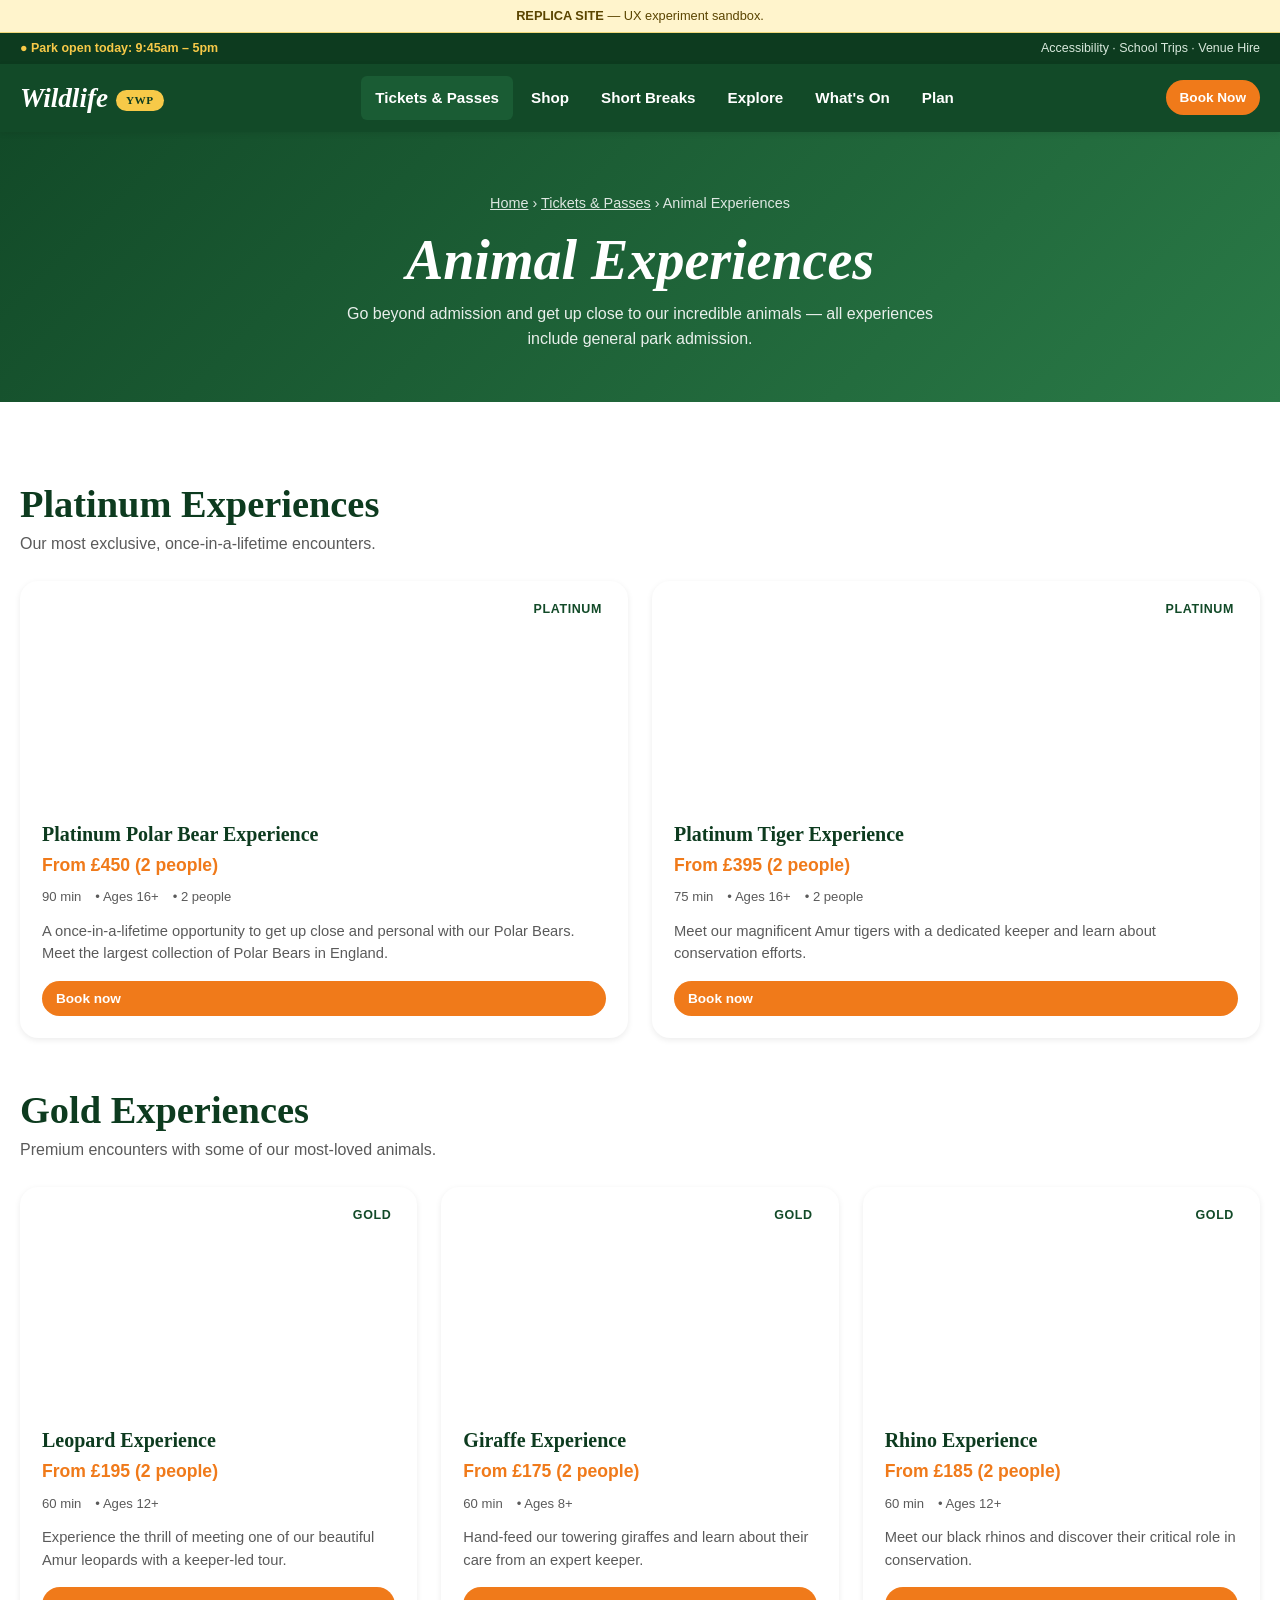
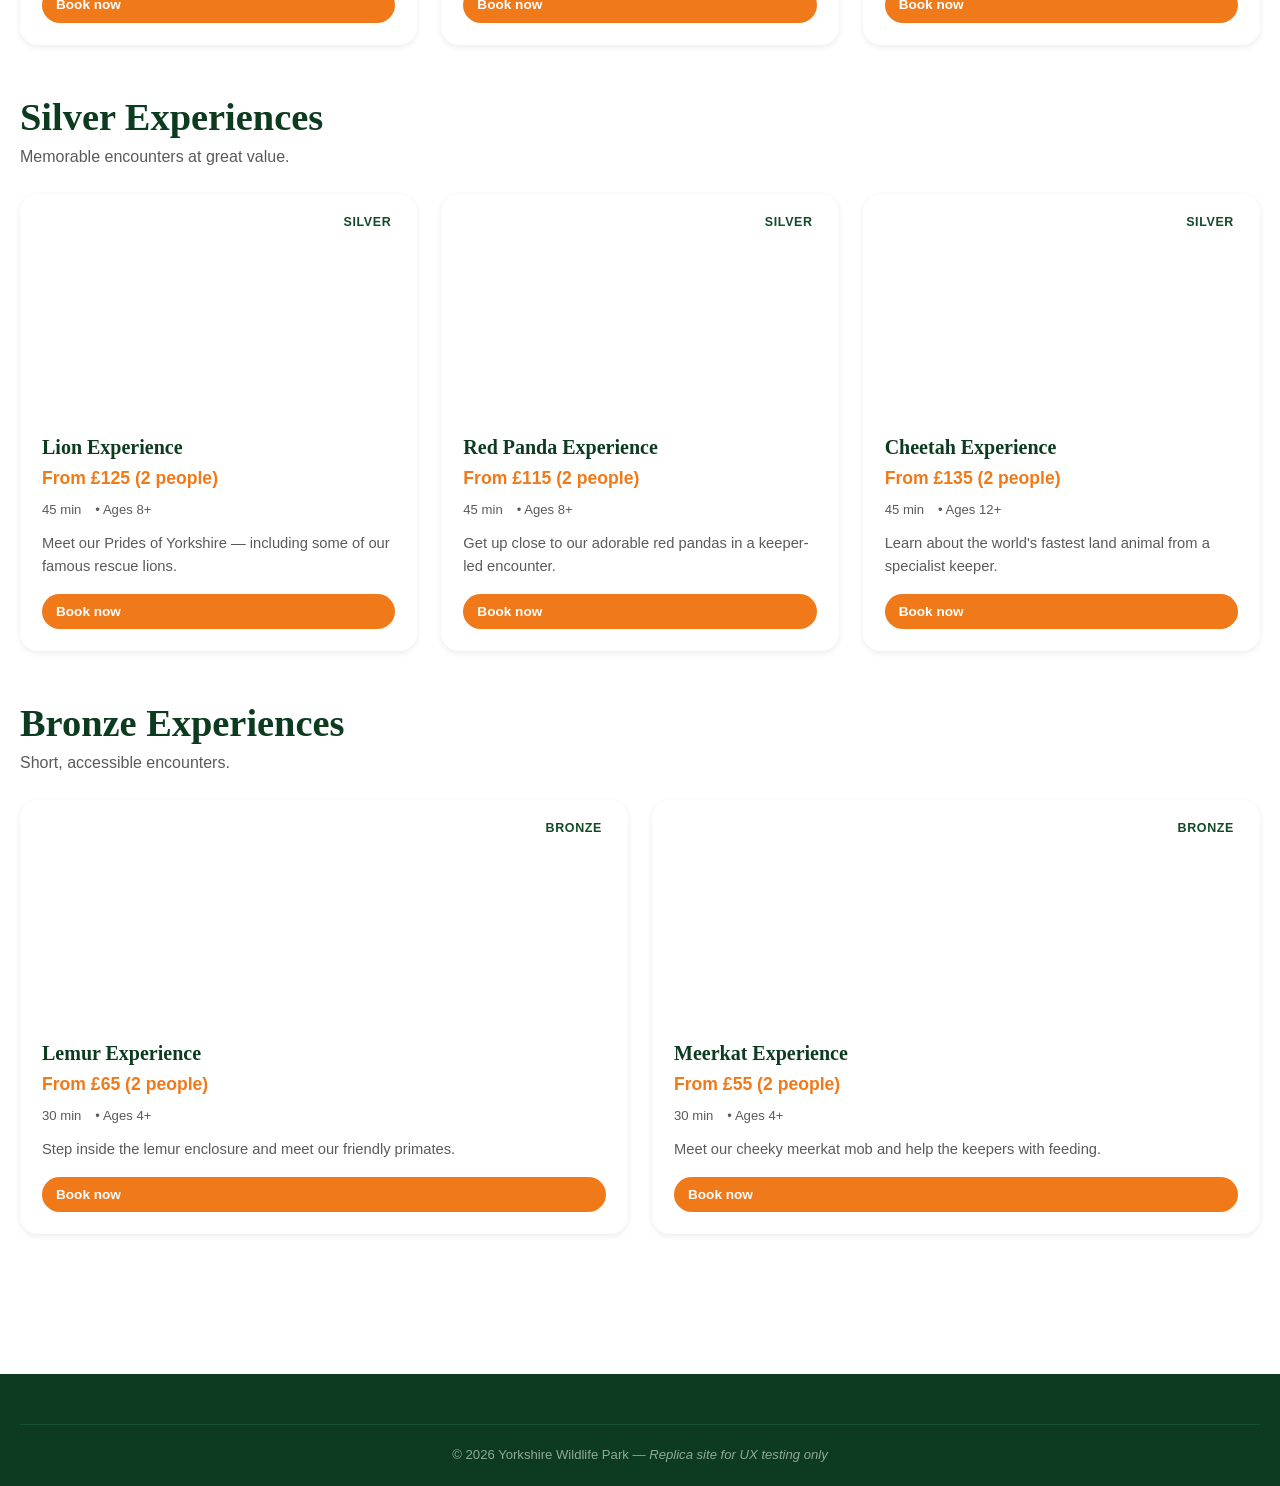
<file: experiences.html>
<!doctype html>
<html lang="en">
<head>
<meta charset="utf-8">
<meta name="viewport" content="width=device-width,initial-scale=1">
<title>Animal Experiences — YWP Replica</title>
<link rel="stylesheet" href="css/styles.css">
</head>
<body>

<div class="replica-banner"><strong>REPLICA SITE</strong> — UX experiment sandbox.</div>

<div class="top-strip">
  <div class="container">
    <span class="open-now">● Park open today: 9:45am – 5pm</span>
    <span><a href="#">Accessibility</a> · <a href="#">School Trips</a> · <a href="#">Venue Hire</a></span>
  </div>
</div>

<header class="site-header">
  <div class="container">
    <a href="index.html" class="logo">Wildlife<span class="logo-badge">YWP</span></a>
    <nav class="main-nav">
      <a href="tickets.html" class="active">Tickets &amp; Passes</a>
      <a href="#">Shop</a>
      <a href="short-breaks.html">Short Breaks</a>
      <a href="explore.html">Explore</a>
      <a href="#">What's On</a>
      <a href="plan.html">Plan</a>
    </nav>
    <a href="booking.html" class="btn btn-primary btn-sm">Book Now</a>
    <button class="mobile-toggle" aria-label="Menu">☰</button>
  </div>
</header>

<div class="page-header">
  <div class="container">
    <div class="crumb"><a href="index.html">Home</a> › <a href="tickets.html">Tickets &amp; Passes</a> › Animal Experiences</div>
    <h1>Animal Experiences</h1>
    <p style="opacity:.9;max-width:640px;margin:10px auto 0;">Go beyond admission and get up close to our incredible animals — all experiences include general park admission.</p>
  </div>
</div>

<section class="content">
  <div class="container">

    <h2 style="margin-bottom:6px;">Platinum Experiences</h2>
    <p style="color:var(--ywp-muted);margin-bottom:24px;">Our most exclusive, once-in-a-lifetime encounters.</p>
    <div class="card-grid" style="margin-bottom:50px;">

      <article class="experience-card">
        <div class="exp-img" style="background-image:url('https://www.yorkshirewildlifepark.com/media/lvnplfl2/2025-project-polar-dr-ywp-20.jpg');background-size:cover;background-position:center;">
          <span class="tier-badge">Platinum</span>
        </div>
        <div class="exp-body">
          <h3>Platinum Polar Bear Experience</h3>
          <div class="exp-price">From £450 (2 people)</div>
          <div class="exp-meta"><span>90 min</span><span>Ages 16+</span><span>2 people</span></div>
          <p>A once-in-a-lifetime opportunity to get up close and personal with our Polar Bears. Meet the largest collection of Polar Bears in England.</p>
          <a href="#" class="btn btn-primary btn-sm">Book now</a>
        </div>
      </article>

      <article class="experience-card">
        <div class="exp-img" style="background-image:url('https://www.yorkshirewildlifepark.com/media/mmroe2hb/2025-land-of-the-tiger-altai-dr-ywp-78.jpg');background-size:cover;background-position:center;">
          <span class="tier-badge">Platinum</span>
        </div>
        <div class="exp-body">
          <h3>Platinum Tiger Experience</h3>
          <div class="exp-price">From £395 (2 people)</div>
          <div class="exp-meta"><span>75 min</span><span>Ages 16+</span><span>2 people</span></div>
          <p>Meet our magnificent Amur tigers with a dedicated keeper and learn about conservation efforts.</p>
          <a href="#" class="btn btn-primary btn-sm">Book now</a>
        </div>
      </article>

    </div>

    <h2 style="margin-bottom:6px;">Gold Experiences</h2>
    <p style="color:var(--ywp-muted);margin-bottom:24px;">Premium encounters with some of our most-loved animals.</p>
    <div class="card-grid" style="margin-bottom:50px;">

      <article class="experience-card">
        <div class="exp-img" style="background-image:url('https://www.yorkshirewildlifepark.com/media/glnn5le3/2025-leopard-heights-dr-ywp-42.jpg');background-size:cover;background-position:center;">
          <span class="tier-badge">Gold</span>
        </div>
        <div class="exp-body">
          <h3>Leopard Experience</h3>
          <div class="exp-price">From £195 (2 people)</div>
          <div class="exp-meta"><span>60 min</span><span>Ages 12+</span></div>
          <p>Experience the thrill of meeting one of our beautiful Amur leopards with a keeper-led tour.</p>
          <a href="#" class="btn btn-primary btn-sm">Book now</a>
        </div>
      </article>

      <article class="experience-card">
        <div class="exp-img" style="background-image:url('https://www.yorkshirewildlifepark.com/media/tj0fab3y/ywp-images-3207.jpg');background-size:cover;background-position:center;">
          <span class="tier-badge">Gold</span>
        </div>
        <div class="exp-body">
          <h3>Giraffe Experience</h3>
          <div class="exp-price">From £175 (2 people)</div>
          <div class="exp-meta"><span>60 min</span><span>Ages 8+</span></div>
          <p>Hand-feed our towering giraffes and learn about their care from an expert keeper.</p>
          <a href="#" class="btn btn-primary btn-sm">Book now</a>
        </div>
      </article>

      <article class="experience-card">
        <div class="exp-img" style="background-image:url('https://www.yorkshirewildlifepark.com/media/jiuflm2d/2025-rhino-dr-ywp-8.jpg');background-size:cover;background-position:center;">
          <span class="tier-badge">Gold</span>
        </div>
        <div class="exp-body">
          <h3>Rhino Experience</h3>
          <div class="exp-price">From £185 (2 people)</div>
          <div class="exp-meta"><span>60 min</span><span>Ages 12+</span></div>
          <p>Meet our black rhinos and discover their critical role in conservation.</p>
          <a href="#" class="btn btn-primary btn-sm">Book now</a>
        </div>
      </article>

    </div>

    <h2 style="margin-bottom:6px;">Silver Experiences</h2>
    <p style="color:var(--ywp-muted);margin-bottom:24px;">Memorable encounters at great value.</p>
    <div class="card-grid" style="margin-bottom:50px;">

      <article class="experience-card">
        <div class="exp-img" style="background-image:url('https://www.yorkshirewildlifepark.com/media/c1kdqbok/2025-lion-rescue-3-dr-ywp-6.jpg');background-size:cover;background-position:center;">
          <span class="tier-badge">Silver</span>
        </div>
        <div class="exp-body">
          <h3>Lion Experience</h3>
          <div class="exp-price">From £125 (2 people)</div>
          <div class="exp-meta"><span>45 min</span><span>Ages 8+</span></div>
          <p>Meet our Prides of Yorkshire — including some of our famous rescue lions.</p>
          <a href="#" class="btn btn-primary btn-sm">Book now</a>
        </div>
      </article>

      <article class="experience-card">
        <div class="exp-img" style="background-image:url('https://www.yorkshirewildlifepark.com/media/0nthkz0x/2025-red-panda-dr-ywp-4.jpg');background-size:cover;background-position:center;">
          <span class="tier-badge">Silver</span>
        </div>
        <div class="exp-body">
          <h3>Red Panda Experience</h3>
          <div class="exp-price">From £115 (2 people)</div>
          <div class="exp-meta"><span>45 min</span><span>Ages 8+</span></div>
          <p>Get up close to our adorable red pandas in a keeper-led encounter.</p>
          <a href="#" class="btn btn-primary btn-sm">Book now</a>
        </div>
      </article>

      <article class="experience-card">
        <div class="exp-img" style="background-image:url('https://www.yorkshirewildlifepark.com/media/zyxjaz1f/2025-cheetah-territory-dr-ywp-29.jpg');background-size:cover;background-position:center;">
          <span class="tier-badge">Silver</span>
        </div>
        <div class="exp-body">
          <h3>Cheetah Experience</h3>
          <div class="exp-price">From £135 (2 people)</div>
          <div class="exp-meta"><span>45 min</span><span>Ages 12+</span></div>
          <p>Learn about the world's fastest land animal from a specialist keeper.</p>
          <a href="#" class="btn btn-primary btn-sm">Book now</a>
        </div>
      </article>

    </div>

    <h2 style="margin-bottom:6px;">Bronze Experiences</h2>
    <p style="color:var(--ywp-muted);margin-bottom:24px;">Short, accessible encounters.</p>
    <div class="card-grid">

      <article class="experience-card">
        <div class="exp-img" style="background-image:url('https://www.yorkshirewildlifepark.com/media/hpdnajg2/2025-land-of-the-tiger-altai-dr-ywp-47.jpg');background-size:cover;background-position:center;">
          <span class="tier-badge">Bronze</span>
        </div>
        <div class="exp-body">
          <h3>Lemur Experience</h3>
          <div class="exp-price">From £65 (2 people)</div>
          <div class="exp-meta"><span>30 min</span><span>Ages 4+</span></div>
          <p>Step inside the lemur enclosure and meet our friendly primates.</p>
          <a href="#" class="btn btn-primary btn-sm">Book now</a>
        </div>
      </article>

      <article class="experience-card">
        <div class="exp-img" style="background-image:url('https://www.yorkshirewildlifepark.com/media/sk4m4h0y/img_6288.jpg');background-size:cover;background-position:center;">
          <span class="tier-badge">Bronze</span>
        </div>
        <div class="exp-body">
          <h3>Meerkat Experience</h3>
          <div class="exp-price">From £55 (2 people)</div>
          <div class="exp-meta"><span>30 min</span><span>Ages 4+</span></div>
          <p>Meet our cheeky meerkat mob and help the keepers with feeding.</p>
          <a href="#" class="btn btn-primary btn-sm">Book now</a>
        </div>
      </article>

    </div>

  </div>
</section>

<footer class="site-footer">
  <div class="container">
    <div class="copyright">© 2026 Yorkshire Wildlife Park — <em>Replica site for UX testing only</em></div>
  </div>
</footer>

<script src="js/main.js"></script>
</body>
</html>
</file>
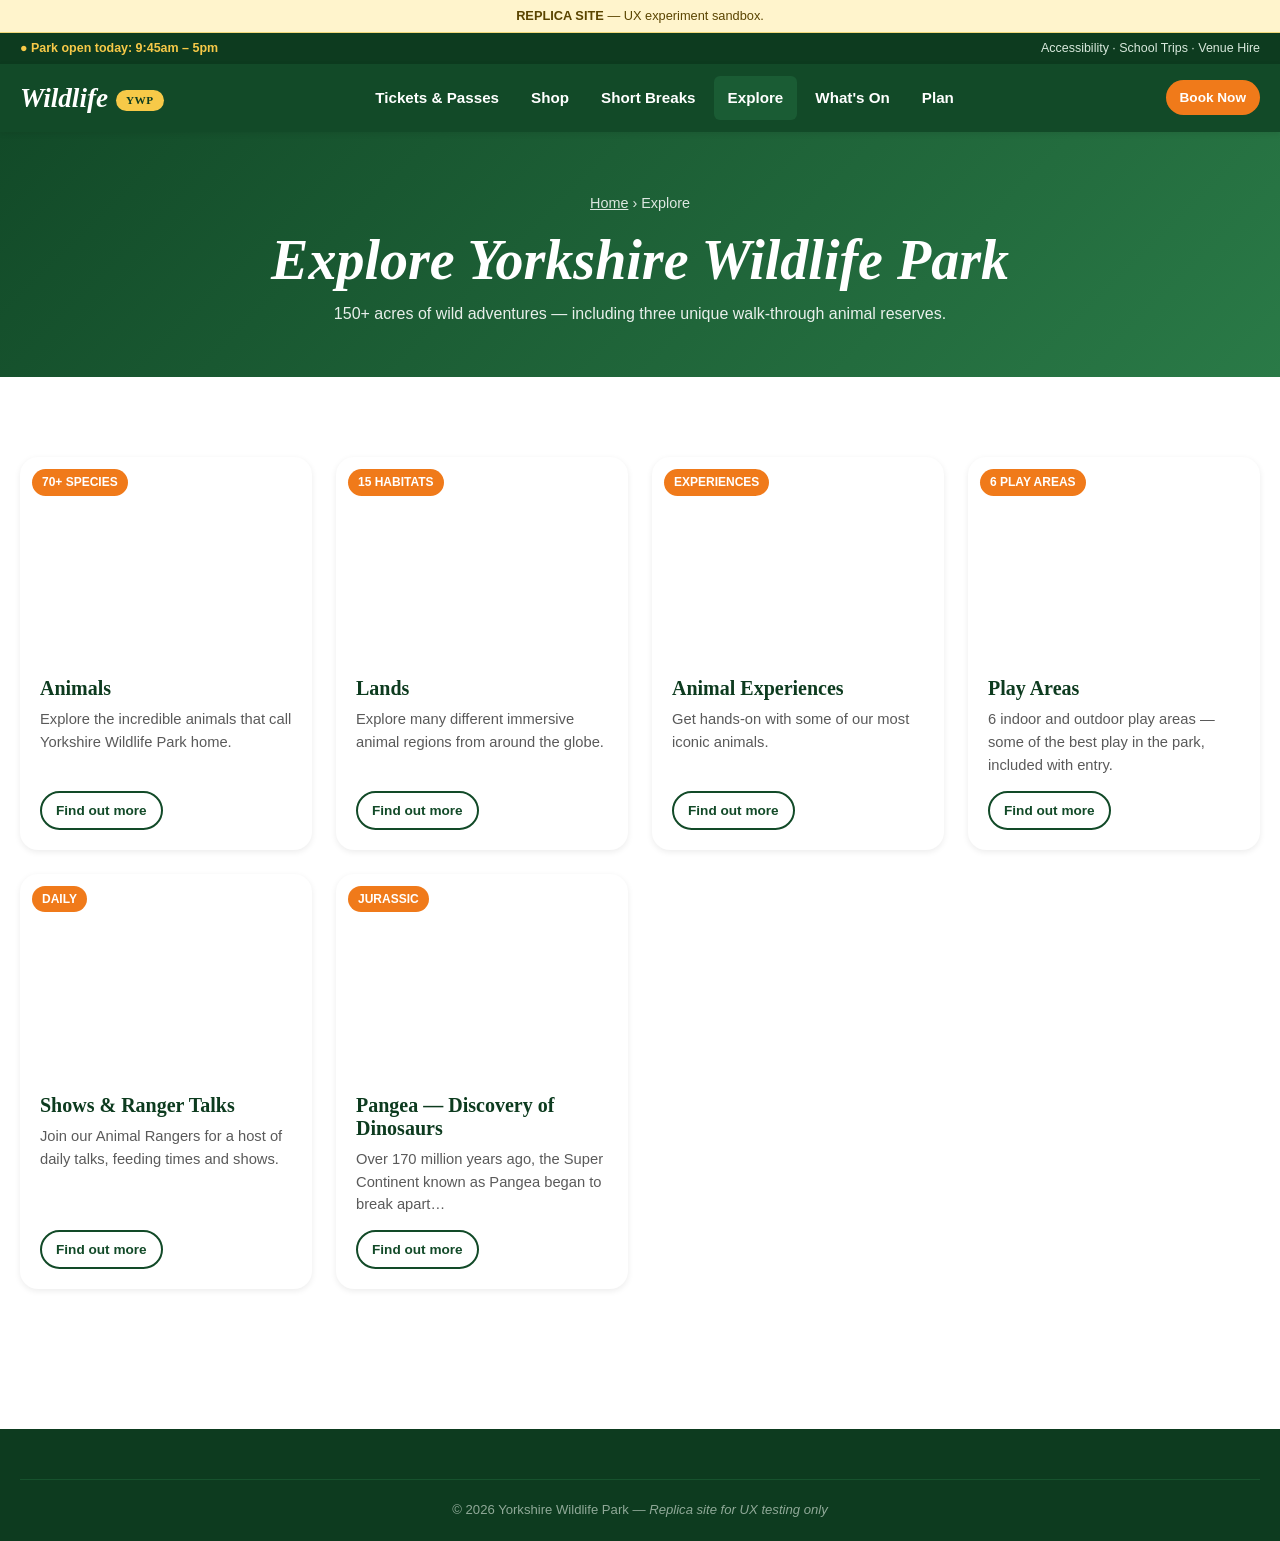
<file: explore.html>
<!doctype html>
<html lang="en">
<head>
<meta charset="utf-8">
<meta name="viewport" content="width=device-width,initial-scale=1">
<title>Explore — YWP Replica</title>
<link rel="stylesheet" href="css/styles.css">
</head>
<body>
<div class="replica-banner"><strong>REPLICA SITE</strong> — UX experiment sandbox.</div>
<div class="top-strip"><div class="container"><span class="open-now">● Park open today: 9:45am – 5pm</span><span><a href="#">Accessibility</a> · <a href="#">School Trips</a> · <a href="#">Venue Hire</a></span></div></div>
<header class="site-header">
  <div class="container">
    <a href="index.html" class="logo">Wildlife<span class="logo-badge">YWP</span></a>
    <nav class="main-nav">
      <a href="tickets.html">Tickets &amp; Passes</a>
      <a href="#">Shop</a>
      <a href="short-breaks.html">Short Breaks</a>
      <a href="explore.html" class="active">Explore</a>
      <a href="#">What's On</a>
      <a href="plan.html">Plan</a>
    </nav>
    <a href="booking.html" class="btn btn-primary btn-sm">Book Now</a>
    <button class="mobile-toggle" aria-label="Menu">☰</button>
  </div>
</header>

<div class="page-header">
  <div class="container">
    <div class="crumb"><a href="index.html">Home</a> › Explore</div>
    <h1>Explore Yorkshire Wildlife Park</h1>
    <p style="opacity:.9;max-width:640px;margin:10px auto 0;">150+ acres of wild adventures — including three unique walk-through animal reserves.</p>
  </div>
</div>

<section class="content">
  <div class="container">
    <div class="card-grid">
      <article class="card"><div class="card-img" style="background-image:url('https://www.yorkshirewildlifepark.com/media/eodinzzn/2024-project-polar-1-dr-ywp-163.jpg');background-size:cover;background-position:center;"><span class="badge">70+ species</span></div><div class="card-body"><h3>Animals</h3><p>Explore the incredible animals that call Yorkshire Wildlife Park home.</p><a href="#" class="btn btn-secondary btn-sm">Find out more</a></div></article>
      <article class="card"><div class="card-img" style="background-image:url('https://www.yorkshirewildlifepark.com/media/0xfhej5p/ben-harrison-photography-www-benharrisonphotography-co-uk-53.jpg');background-size:cover;background-position:center;"><span class="badge">15 habitats</span></div><div class="card-body"><h3>Lands</h3><p>Explore many different immersive animal regions from around the globe.</p><a href="#" class="btn btn-secondary btn-sm">Find out more</a></div></article>
      <article class="card"><div class="card-img" style="background-image:url('https://www.yorkshirewildlifepark.com/media/tj0fab3y/ywp-images-3207.jpg');background-size:cover;background-position:center;"><span class="badge">Experiences</span></div><div class="card-body"><h3>Animal Experiences</h3><p>Get hands-on with some of our most iconic animals.</p><a href="experiences.html" class="btn btn-secondary btn-sm">Find out more</a></div></article>
      <article class="card"><div class="card-img" style="background-image:url('https://www.yorkshirewildlifepark.com/media/px0isaks/oasis-adventure-play-zip-wire.jpg');background-size:cover;background-position:center;"><span class="badge">6 play areas</span></div><div class="card-body"><h3>Play Areas</h3><p>6 indoor and outdoor play areas — some of the best play in the park, included with entry.</p><a href="#" class="btn btn-secondary btn-sm">Find out more</a></div></article>
      <article class="card"><div class="card-img" style="background-image:url('https://www.yorkshirewildlifepark.com/media/fyyahwxq/whose-poo-promo-2.jpg');background-size:cover;background-position:center;"><span class="badge">Daily</span></div><div class="card-body"><h3>Shows &amp; Ranger Talks</h3><p>Join our Animal Rangers for a host of daily talks, feeding times and shows.</p><a href="#" class="btn btn-secondary btn-sm">Find out more</a></div></article>
      <article class="card"><div class="card-img" style="background-image:url('https://www.yorkshirewildlifepark.com/media/h4rfxec4/img_1329.jpg');background-size:cover;background-position:center;"><span class="badge">Jurassic</span></div><div class="card-body"><h3>Pangea — Discovery of Dinosaurs</h3><p>Over 170 million years ago, the Super Continent known as Pangea began to break apart…</p><a href="#" class="btn btn-secondary btn-sm">Find out more</a></div></article>
    </div>
  </div>
</section>

<footer class="site-footer"><div class="container"><div class="copyright">© 2026 Yorkshire Wildlife Park — <em>Replica site for UX testing only</em></div></div></footer>
<script src="js/main.js"></script>
</body>
</html>
</file>
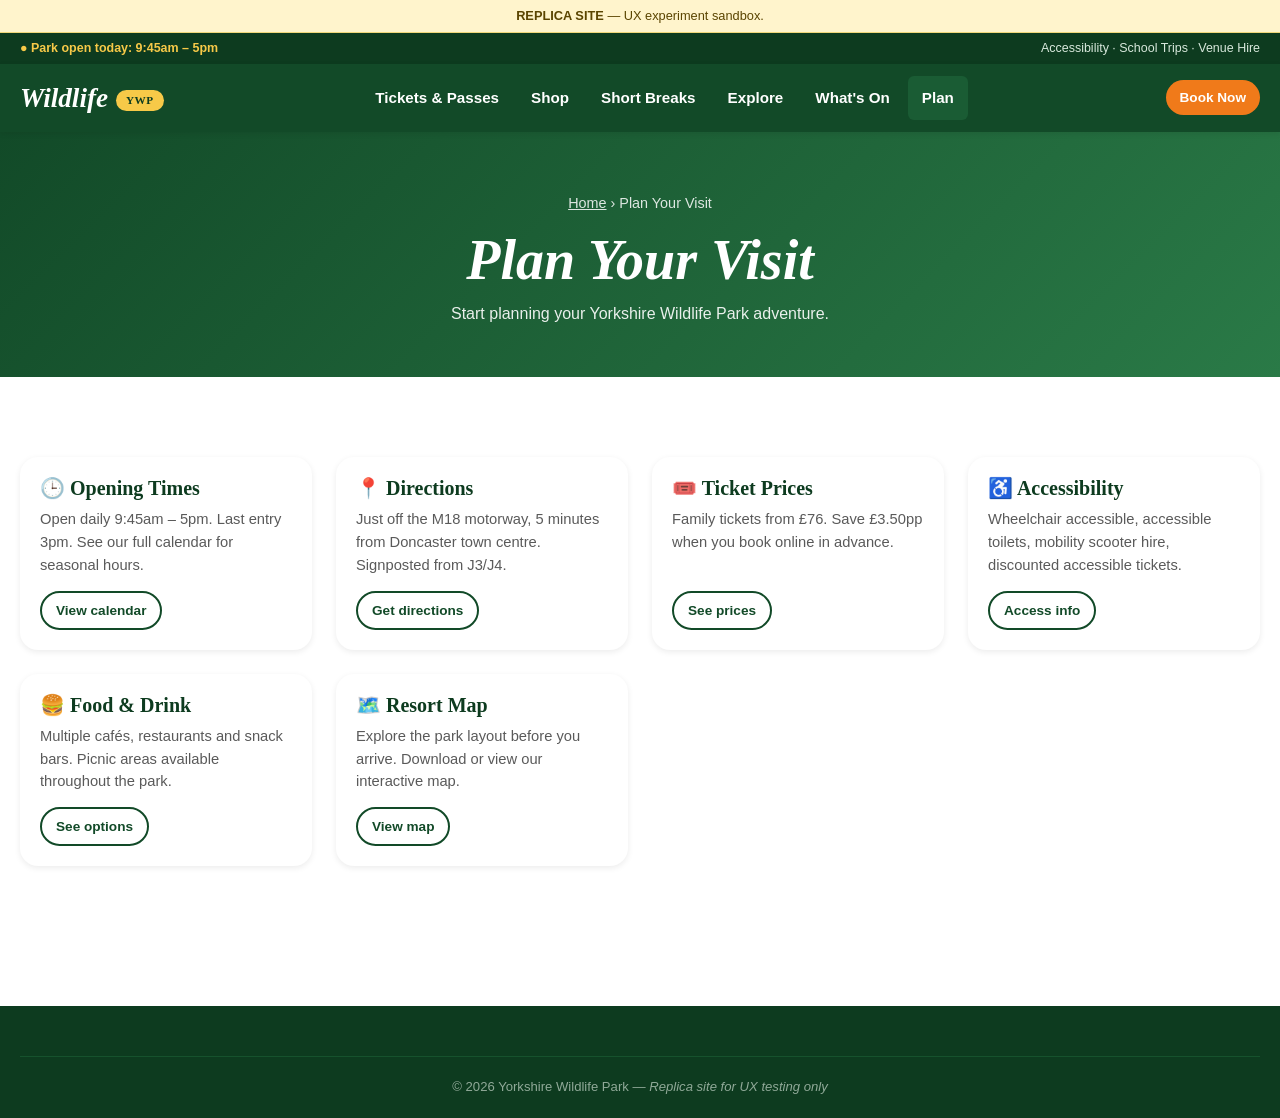
<file: plan.html>
<!doctype html>
<html lang="en">
<head>
<meta charset="utf-8">
<meta name="viewport" content="width=device-width,initial-scale=1">
<title>Plan Your Visit — YWP Replica</title>
<link rel="stylesheet" href="css/styles.css">
</head>
<body>
<div class="replica-banner"><strong>REPLICA SITE</strong> — UX experiment sandbox.</div>
<div class="top-strip"><div class="container"><span class="open-now">● Park open today: 9:45am – 5pm</span><span><a href="#">Accessibility</a> · <a href="#">School Trips</a> · <a href="#">Venue Hire</a></span></div></div>
<header class="site-header">
  <div class="container">
    <a href="index.html" class="logo">Wildlife<span class="logo-badge">YWP</span></a>
    <nav class="main-nav">
      <a href="tickets.html">Tickets &amp; Passes</a>
      <a href="#">Shop</a>
      <a href="short-breaks.html">Short Breaks</a>
      <a href="explore.html">Explore</a>
      <a href="#">What's On</a>
      <a href="plan.html" class="active">Plan</a>
    </nav>
    <a href="booking.html" class="btn btn-primary btn-sm">Book Now</a>
    <button class="mobile-toggle" aria-label="Menu">☰</button>
  </div>
</header>

<div class="page-header">
  <div class="container">
    <div class="crumb"><a href="index.html">Home</a> › Plan Your Visit</div>
    <h1>Plan Your Visit</h1>
    <p style="opacity:.9;">Start planning your Yorkshire Wildlife Park adventure.</p>
  </div>
</div>

<section class="content">
  <div class="container">
    <div class="card-grid">
      <article class="card"><div class="card-body"><h3>🕒 Opening Times</h3><p>Open daily 9:45am – 5pm. Last entry 3pm. See our full calendar for seasonal hours.</p><a href="#" class="btn btn-secondary btn-sm">View calendar</a></div></article>
      <article class="card"><div class="card-body"><h3>📍 Directions</h3><p>Just off the M18 motorway, 5 minutes from Doncaster town centre. Signposted from J3/J4.</p><a href="#" class="btn btn-secondary btn-sm">Get directions</a></div></article>
      <article class="card"><div class="card-body"><h3>🎟️ Ticket Prices</h3><p>Family tickets from £76. Save £3.50pp when you book online in advance.</p><a href="tickets.html" class="btn btn-secondary btn-sm">See prices</a></div></article>
      <article class="card"><div class="card-body"><h3>♿ Accessibility</h3><p>Wheelchair accessible, accessible toilets, mobility scooter hire, discounted accessible tickets.</p><a href="#" class="btn btn-secondary btn-sm">Access info</a></div></article>
      <article class="card"><div class="card-body"><h3>🍔 Food &amp; Drink</h3><p>Multiple cafés, restaurants and snack bars. Picnic areas available throughout the park.</p><a href="#" class="btn btn-secondary btn-sm">See options</a></div></article>
      <article class="card"><div class="card-body"><h3>🗺️ Resort Map</h3><p>Explore the park layout before you arrive. Download or view our interactive map.</p><a href="#" class="btn btn-secondary btn-sm">View map</a></div></article>
    </div>
  </div>
</section>

<footer class="site-footer"><div class="container"><div class="copyright">© 2026 Yorkshire Wildlife Park — <em>Replica site for UX testing only</em></div></div></footer>
<script src="js/main.js"></script>
</body>
</html>
</file>
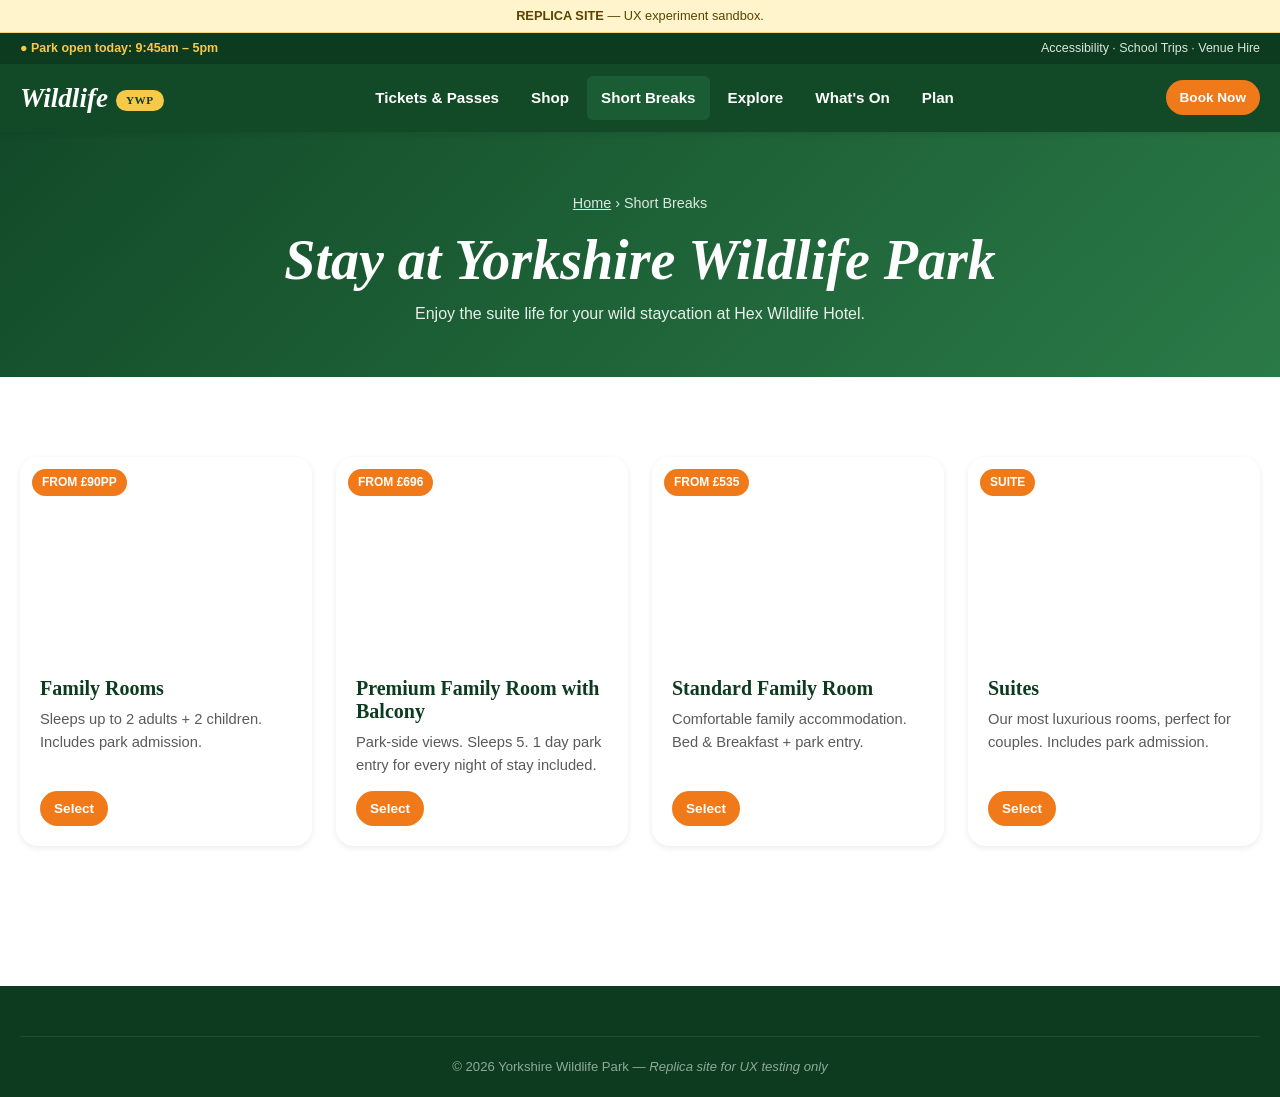
<file: short-breaks.html>
<!doctype html>
<html lang="en">
<head>
<meta charset="utf-8">
<meta name="viewport" content="width=device-width,initial-scale=1">
<title>Short Breaks — YWP Replica</title>
<link rel="stylesheet" href="css/styles.css">
</head>
<body>
<div class="replica-banner"><strong>REPLICA SITE</strong> — UX experiment sandbox.</div>
<div class="top-strip"><div class="container"><span class="open-now">● Park open today: 9:45am – 5pm</span><span><a href="#">Accessibility</a> · <a href="#">School Trips</a> · <a href="#">Venue Hire</a></span></div></div>
<header class="site-header">
  <div class="container">
    <a href="index.html" class="logo">Wildlife<span class="logo-badge">YWP</span></a>
    <nav class="main-nav">
      <a href="tickets.html">Tickets &amp; Passes</a>
      <a href="#">Shop</a>
      <a href="short-breaks.html" class="active">Short Breaks</a>
      <a href="explore.html">Explore</a>
      <a href="#">What's On</a>
      <a href="plan.html">Plan</a>
    </nav>
    <a href="booking.html" class="btn btn-primary btn-sm">Book Now</a>
    <button class="mobile-toggle" aria-label="Menu">☰</button>
  </div>
</header>

<div class="page-header">
  <div class="container">
    <div class="crumb"><a href="index.html">Home</a> › Short Breaks</div>
    <h1>Stay at Yorkshire Wildlife Park</h1>
    <p style="opacity:.9;">Enjoy the suite life for your wild staycation at Hex Wildlife Hotel.</p>
  </div>
</div>

<section class="content">
  <div class="container">
    <div class="card-grid">
      <article class="card">
        <div class="card-img" style="background-image:url('https://www.yorkshirewildlifepark.com/media/cwupjiua/ywp25clothinghotel-122.jpg');background-size:cover;background-position:center;"><span class="badge">From £90pp</span></div>
        <div class="card-body"><h3>Family Rooms</h3><p>Sleeps up to 2 adults + 2 children. Includes park admission.</p><a href="#" class="btn btn-primary btn-sm">Select</a></div>
      </article>
      <article class="card">
        <div class="card-img" style="background-image:url('https://www.yorkshirewildlifepark.com/media/pyknnd5c/dsc_3728-hex-wildlife.jpg');background-size:cover;background-position:center;"><span class="badge">From £696</span></div>
        <div class="card-body"><h3>Premium Family Room with Balcony</h3><p>Park-side views. Sleeps 5. 1 day park entry for every night of stay included.</p><a href="#" class="btn btn-primary btn-sm">Select</a></div>
      </article>
      <article class="card">
        <div class="card-img" style="background-image:url('https://www.yorkshirewildlifepark.com/media/mgxdiblp/hive-evening-02.jpg');background-size:cover;background-position:center;"><span class="badge">From £535</span></div>
        <div class="card-body"><h3>Standard Family Room</h3><p>Comfortable family accommodation. Bed &amp; Breakfast + park entry.</p><a href="#" class="btn btn-primary btn-sm">Select</a></div>
      </article>
      <article class="card">
        <div class="card-img" style="background-image:url('https://www.yorkshirewildlifepark.com/media/tq1fxqad/img_0138.jpg');background-size:cover;background-position:center;"><span class="badge">Suite</span></div>
        <div class="card-body"><h3>Suites</h3><p>Our most luxurious rooms, perfect for couples. Includes park admission.</p><a href="#" class="btn btn-primary btn-sm">Select</a></div>
      </article>
    </div>
  </div>
</section>

<footer class="site-footer"><div class="container"><div class="copyright">© 2026 Yorkshire Wildlife Park — <em>Replica site for UX testing only</em></div></div></footer>
<script src="js/main.js"></script>
</body>
</html>
</file>
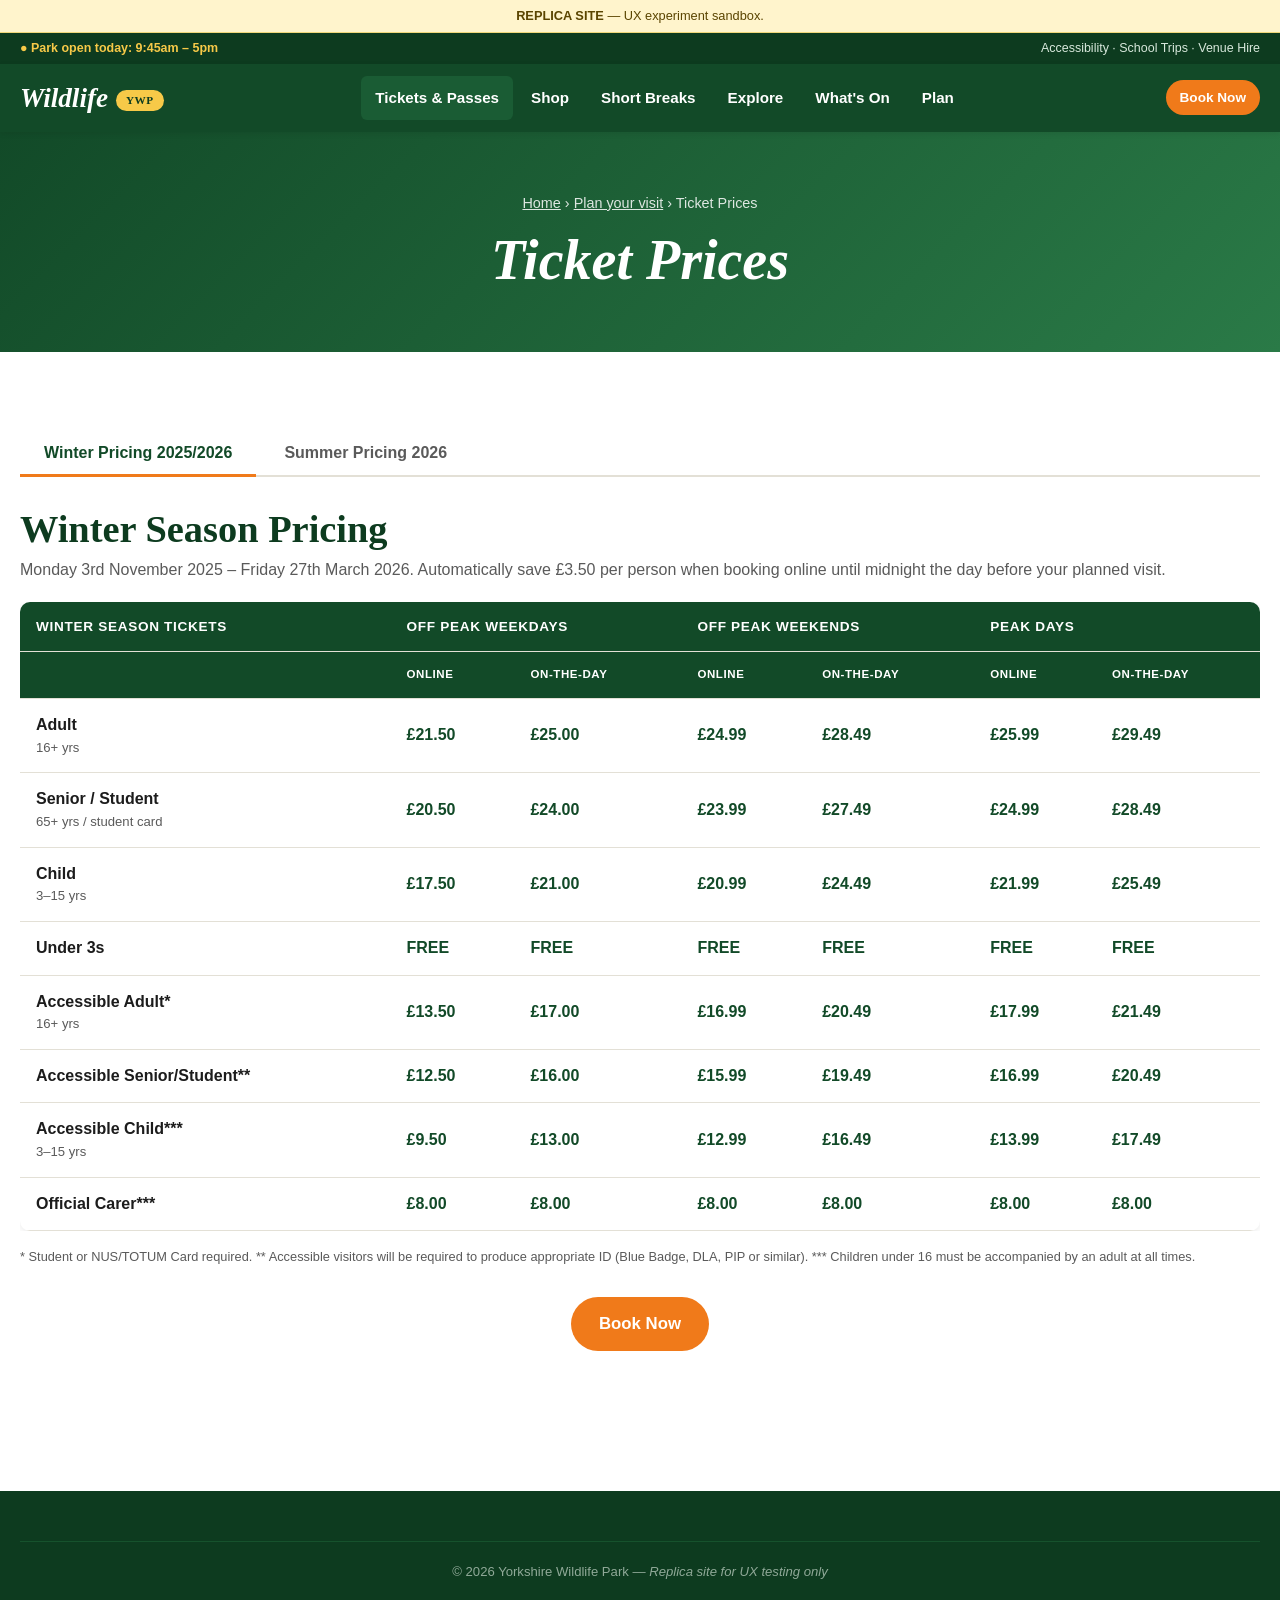
<file: tickets.html>
<!doctype html>
<html lang="en">
<head>
<meta charset="utf-8">
<meta name="viewport" content="width=device-width,initial-scale=1">
<title>Ticket Prices — YWP Replica</title>
<link rel="stylesheet" href="css/styles.css">
</head>
<body>

<div class="replica-banner"><strong>REPLICA SITE</strong> — UX experiment sandbox.</div>

<div class="top-strip">
  <div class="container">
    <span class="open-now">● Park open today: 9:45am – 5pm</span>
    <span><a href="#">Accessibility</a> · <a href="#">School Trips</a> · <a href="#">Venue Hire</a></span>
  </div>
</div>

<header class="site-header">
  <div class="container">
    <a href="index.html" class="logo">Wildlife<span class="logo-badge">YWP</span></a>
    <nav class="main-nav">
      <a href="tickets.html" class="active">Tickets &amp; Passes</a>
      <a href="#">Shop</a>
      <a href="short-breaks.html">Short Breaks</a>
      <a href="explore.html">Explore</a>
      <a href="#">What's On</a>
      <a href="plan.html">Plan</a>
    </nav>
    <a href="booking.html" class="btn btn-primary btn-sm">Book Now</a>
    <button class="mobile-toggle" aria-label="Menu">☰</button>
  </div>
</header>

<div class="page-header">
  <div class="container">
    <div class="crumb"><a href="index.html">Home</a> › <a href="#">Plan your visit</a> › Ticket Prices</div>
    <h1>Ticket Prices</h1>
  </div>
</div>

<section class="content">
  <div class="container">

    <div class="price-tabs">
      <button class="price-tab active" data-target="#winter-prices">Winter Pricing 2025/2026</button>
      <button class="price-tab" data-target="#summer-prices">Summer Pricing 2026</button>
    </div>

    <div class="price-panel" id="winter-prices">
      <h2 style="margin-bottom:6px;">Winter Season Pricing</h2>
      <p style="color:var(--ywp-muted);margin-bottom:20px;">Monday 3rd November 2025 – Friday 27th March 2026. Automatically save £3.50 per person when booking online until midnight the day before your planned visit.</p>

      <div class="price-table-wrap">
        <table class="price-table">
          <thead>
            <tr>
              <th>Winter Season Tickets</th>
              <th colspan="2">Off Peak Weekdays</th>
              <th colspan="2">Off Peak Weekends</th>
              <th colspan="2">Peak Days</th>
            </tr>
            <tr>
              <th></th>
              <th style="font-size:.72rem;">Online</th><th style="font-size:.72rem;">On-the-day</th>
              <th style="font-size:.72rem;">Online</th><th style="font-size:.72rem;">On-the-day</th>
              <th style="font-size:.72rem;">Online</th><th style="font-size:.72rem;">On-the-day</th>
            </tr>
          </thead>
          <tbody>
            <tr>
              <td><div class="type-label">Adult</div><div class="type-sub">16+ yrs</div></td>
              <td class="price">£21.50</td><td class="price">£25.00</td>
              <td class="price">£24.99</td><td class="price">£28.49</td>
              <td class="price">£25.99</td><td class="price">£29.49</td>
            </tr>
            <tr>
              <td><div class="type-label">Senior / Student</div><div class="type-sub">65+ yrs / student card</div></td>
              <td class="price">£20.50</td><td class="price">£24.00</td>
              <td class="price">£23.99</td><td class="price">£27.49</td>
              <td class="price">£24.99</td><td class="price">£28.49</td>
            </tr>
            <tr>
              <td><div class="type-label">Child</div><div class="type-sub">3–15 yrs</div></td>
              <td class="price">£17.50</td><td class="price">£21.00</td>
              <td class="price">£20.99</td><td class="price">£24.49</td>
              <td class="price">£21.99</td><td class="price">£25.49</td>
            </tr>
            <tr>
              <td><div class="type-label">Under 3s</div></td>
              <td class="price">FREE</td><td class="price">FREE</td>
              <td class="price">FREE</td><td class="price">FREE</td>
              <td class="price">FREE</td><td class="price">FREE</td>
            </tr>
            <tr>
              <td><div class="type-label">Accessible Adult*</div><div class="type-sub">16+ yrs</div></td>
              <td class="price">£13.50</td><td class="price">£17.00</td>
              <td class="price">£16.99</td><td class="price">£20.49</td>
              <td class="price">£17.99</td><td class="price">£21.49</td>
            </tr>
            <tr>
              <td><div class="type-label">Accessible Senior/Student**</div></td>
              <td class="price">£12.50</td><td class="price">£16.00</td>
              <td class="price">£15.99</td><td class="price">£19.49</td>
              <td class="price">£16.99</td><td class="price">£20.49</td>
            </tr>
            <tr>
              <td><div class="type-label">Accessible Child***</div><div class="type-sub">3–15 yrs</div></td>
              <td class="price">£9.50</td><td class="price">£13.00</td>
              <td class="price">£12.99</td><td class="price">£16.49</td>
              <td class="price">£13.99</td><td class="price">£17.49</td>
            </tr>
            <tr>
              <td><div class="type-label">Official Carer***</div></td>
              <td class="price">£8.00</td><td class="price">£8.00</td>
              <td class="price">£8.00</td><td class="price">£8.00</td>
              <td class="price">£8.00</td><td class="price">£8.00</td>
            </tr>
          </tbody>
        </table>
      </div>
      <p style="margin-top:16px;font-size:.8rem;color:var(--ywp-muted);">* Student or NUS/TOTUM Card required. ** Accessible visitors will be required to produce appropriate ID (Blue Badge, DLA, PIP or similar). *** Children under 16 must be accompanied by an adult at all times.</p>

      <div style="text-align:center;margin-top:30px;">
        <a href="booking.html" class="btn btn-primary btn-lg">Book Now</a>
      </div>
    </div>

    <div class="price-panel" id="summer-prices" hidden>
      <h2 style="margin-bottom:6px;">Summer Season Pricing</h2>
      <p style="color:var(--ywp-muted);margin-bottom:20px;">Saturday 28th March 2026 – Sunday 1st November 2026. Summer pricing applies during longer opening hours.</p>
      <div class="price-table-wrap">
        <table class="price-table">
          <thead>
            <tr><th>Summer Season Tickets</th><th>Online</th><th>On-the-day</th></tr>
          </thead>
          <tbody>
            <tr><td><div class="type-label">Adult</div><div class="type-sub">16+ yrs</div></td><td class="price">£27.99</td><td class="price">£31.49</td></tr>
            <tr><td><div class="type-label">Senior / Student</div></td><td class="price">£26.99</td><td class="price">£30.49</td></tr>
            <tr><td><div class="type-label">Child</div><div class="type-sub">3–15 yrs</div></td><td class="price">£23.99</td><td class="price">£27.49</td></tr>
            <tr><td><div class="type-label">Under 3s</div></td><td class="price">FREE</td><td class="price">FREE</td></tr>
          </tbody>
        </table>
      </div>
    </div>

  </div>
</section>

<footer class="site-footer">
  <div class="container">
    <div class="copyright">© 2026 Yorkshire Wildlife Park — <em>Replica site for UX testing only</em></div>
  </div>
</footer>

<script src="js/main.js"></script>
</body>
</html>
</file>
<file: css/styles.css>
/* =========================================================
   Yorkshire Wildlife Park — Replica (for UX experiments)
   Brand: dark forest green + warm orange, family-friendly
   ========================================================= */

:root {
  --ywp-green-900: #0d3b1f;
  --ywp-green-800: #124a28;
  --ywp-green-700: #1a5c34;
  --ywp-green-600: #2a7a47;
  --ywp-green-500: #3a9658;
  --ywp-cream:     #f5f1e8;
  --ywp-orange:    #f07a1a;
  --ywp-orange-dk: #d9640a;
  --ywp-yellow:    #f7c948;
  --ywp-text:      #1c1c1c;
  --ywp-muted:     #5a5a5a;
  --ywp-border:    #e3e0d6;
  --ywp-bg:        #ffffff;

  --radius-sm: 6px;
  --radius-md: 10px;
  --radius-lg: 18px;
  --shadow-sm: 0 2px 6px rgba(0,0,0,0.08);
  --shadow-md: 0 8px 24px rgba(0,0,0,0.12);

  --font-display: 'Fraunces', Georgia, 'Times New Roman', serif;
  --font-body:    'Nunito Sans', -apple-system, BlinkMacSystemFont, 'Segoe UI', sans-serif;
}

@import url('https://fonts.googleapis.com/css2?family=Fraunces:wght@500;700;900&family=Nunito+Sans:wght@400;600;700;900&display=swap');

* { box-sizing: border-box; margin: 0; padding: 0; }

html { scroll-behavior: smooth; }

body {
  font-family: var(--font-body);
  color: var(--ywp-text);
  background: var(--ywp-bg);
  line-height: 1.55;
  -webkit-font-smoothing: antialiased;
}

h1, h2, h3, h4 { font-family: var(--font-display); font-weight: 700; line-height: 1.15; color: var(--ywp-green-900); }
h1 { font-size: clamp(2rem, 5vw, 3.5rem); }
h2 { font-size: clamp(1.6rem, 3vw, 2.4rem); }
h3 { font-size: 1.25rem; }

a { color: var(--ywp-green-700); text-decoration: none; }
a:hover { text-decoration: underline; }

img { max-width: 100%; display: block; }

/* ---------- Utility notice (replica banner) ---------- */
.replica-banner {
  background: #fff4cc;
  border-bottom: 1px solid #f0d87a;
  color: #5a4400;
  text-align: center;
  padding: 6px 16px;
  font-size: 0.8rem;
}
.replica-banner strong { font-weight: 700; }

/* ---------- Top strip ---------- */
.top-strip {
  background: var(--ywp-green-900);
  color: #d8e8dc;
  font-size: 0.78rem;
  padding: 6px 0;
}
.top-strip .container { display: flex; justify-content: space-between; gap: 20px; flex-wrap: wrap; }
.top-strip a { color: #d8e8dc; }
.top-strip .open-now { color: var(--ywp-yellow); font-weight: 600; }

.container { max-width: 1280px; margin: 0 auto; padding: 0 20px; }

/* ---------- Header / Nav ---------- */
.site-header {
  background: var(--ywp-green-800);
  color: #fff;
  position: sticky;
  top: 0;
  z-index: 100;
  box-shadow: var(--shadow-sm);
}
.site-header .container { display: flex; align-items: center; justify-content: space-between; padding-top: 12px; padding-bottom: 12px; gap: 16px; }

.logo {
  font-family: var(--font-display);
  font-weight: 900;
  font-style: italic;
  font-size: 1.7rem;
  color: #fff;
  white-space: nowrap;
}
.logo .logo-badge {
  display: inline-block;
  background: var(--ywp-yellow);
  color: var(--ywp-green-900);
  padding: 2px 10px;
  border-radius: 999px;
  font-size: 0.7rem;
  font-style: normal;
  font-weight: 700;
  margin-left: 8px;
  vertical-align: middle;
  text-transform: uppercase;
  letter-spacing: 0.04em;
}

.main-nav { display: flex; align-items: center; gap: 4px; }
.main-nav a {
  color: #fff;
  padding: 10px 14px;
  font-weight: 600;
  font-size: 0.95rem;
  border-radius: var(--radius-sm);
  transition: background 0.15s;
}
.main-nav a:hover { background: rgba(255,255,255,0.1); text-decoration: none; }
.main-nav a.active { background: var(--ywp-green-700); }

.btn {
  display: inline-block;
  padding: 11px 22px;
  border-radius: 999px;
  font-weight: 700;
  font-family: var(--font-body);
  font-size: 0.95rem;
  border: none;
  cursor: pointer;
  transition: transform 0.1s, box-shadow 0.15s, background 0.15s;
  text-decoration: none !important;
  white-space: nowrap;
}
.btn-primary { background: var(--ywp-orange); color: #fff; }
.btn-primary:hover { background: var(--ywp-orange-dk); box-shadow: var(--shadow-sm); }
.btn-secondary { background: #fff; color: var(--ywp-green-800); border: 2px solid var(--ywp-green-800); }
.btn-secondary:hover { background: var(--ywp-green-800); color: #fff; }
.btn-ghost { background: transparent; color: #fff; border: 2px solid #fff; }
.btn-ghost:hover { background: #fff; color: var(--ywp-green-800); }
.btn-lg { padding: 14px 28px; font-size: 1.05rem; }
.btn-sm { padding: 7px 14px; font-size: 0.85rem; }

.mobile-toggle { display: none; background: none; border: none; color: #fff; font-size: 1.5rem; cursor: pointer; }

/* ---------- Hero ---------- */
.hero {
  position: relative;
  min-height: 520px;
  display: flex;
  align-items: center;
  color: #fff;
  overflow: hidden;
}
.hero::before {
  content: '';
  position: absolute; inset: 0;
  background:
    linear-gradient(135deg, rgba(13,59,31,0.55) 0%, rgba(13,59,31,0.15) 60%),
    url('https://www.yorkshirewildlifepark.com/media/s0nf1svi/better-vista.jpg') center/cover;
  z-index: 0;
}
.hero .container { position: relative; z-index: 1; padding-top: 80px; padding-bottom: 80px; }
.hero h1 {
  color: #fff;
  font-style: italic;
  font-weight: 900;
  text-shadow: 0 4px 20px rgba(0,0,0,0.4);
  max-width: 700px;
  margin-bottom: 10px;
}
.hero .tagline { font-size: 1.25rem; max-width: 600px; margin-bottom: 30px; text-shadow: 0 2px 10px rgba(0,0,0,0.4); }
.hero-ctas { display: flex; gap: 14px; flex-wrap: wrap; }

/* ---------- Info tiles (homepage quick-facts) ---------- */
.info-tiles {
  background: var(--ywp-green-800);
  padding: 28px 0;
  color: #fff;
}
.info-tiles .container { display: grid; grid-template-columns: repeat(3, 1fr); gap: 20px; }
.info-tile {
  background: var(--ywp-green-700);
  border: 2px solid var(--ywp-green-600);
  border-radius: var(--radius-md);
  padding: 20px;
  text-align: center;
  transition: transform 0.15s;
}
.info-tile:hover { transform: translateY(-3px); }
.info-tile .icon { font-size: 1.8rem; margin-bottom: 6px; }
.info-tile h3 { color: var(--ywp-yellow); font-size: 1.1rem; margin-bottom: 4px; }
.info-tile p { font-size: 0.9rem; opacity: 0.9; }

/* ---------- Section ---------- */
section.content { padding: 80px 0; }
section.content.alt { background: var(--ywp-cream); }

.section-head { text-align: center; max-width: 700px; margin: 0 auto 40px; }
.section-head .eyebrow { color: var(--ywp-orange); font-weight: 700; font-size: 0.85rem; text-transform: uppercase; letter-spacing: 0.12em; margin-bottom: 10px; }
.section-head p { color: var(--ywp-muted); font-size: 1.05rem; margin-top: 10px; }

/* ---------- Card grid ---------- */
.card-grid { display: grid; grid-template-columns: repeat(auto-fit, minmax(260px, 1fr)); gap: 24px; }

.card {
  background: #fff;
  border-radius: var(--radius-lg);
  overflow: hidden;
  box-shadow: var(--shadow-sm);
  transition: transform 0.2s, box-shadow 0.2s;
  display: flex;
  flex-direction: column;
}
.card:hover { transform: translateY(-4px); box-shadow: var(--shadow-md); }
.card .card-img {
  height: 200px;
  background: linear-gradient(135deg, var(--ywp-green-700), var(--ywp-green-500));
  background-size: cover;
  background-position: center;
  position: relative;
}
.card .card-img .badge {
  position: absolute;
  top: 12px; left: 12px;
  background: var(--ywp-orange);
  color: #fff;
  padding: 4px 10px;
  border-radius: 999px;
  font-size: 0.75rem;
  font-weight: 700;
  text-transform: uppercase;
}
.card .card-body { padding: 20px; flex: 1; display: flex; flex-direction: column; }
.card h3 { margin-bottom: 8px; }
.card .card-body p { color: var(--ywp-muted); font-size: 0.92rem; margin-bottom: 14px; flex: 1; }
.card .card-body .btn { align-self: flex-start; }

/* ---------- Footer ---------- */
.site-footer {
  background: var(--ywp-green-900);
  color: #c8d8cc;
  padding: 50px 0 20px;
  margin-top: 60px;
}
.site-footer .footer-grid { display: grid; grid-template-columns: 2fr 1fr 1fr 1fr; gap: 40px; margin-bottom: 30px; }
.site-footer h4 { color: #fff; margin-bottom: 16px; font-family: var(--font-body); font-size: 0.9rem; text-transform: uppercase; letter-spacing: 0.08em; }
.site-footer ul { list-style: none; }
.site-footer li { margin-bottom: 8px; }
.site-footer a { color: #c8d8cc; font-size: 0.92rem; }
.site-footer .copyright { border-top: 1px solid var(--ywp-green-700); padding-top: 20px; font-size: 0.82rem; opacity: 0.7; text-align: center; }

/* ---------- Page header ---------- */
.page-header {
  background: linear-gradient(135deg, var(--ywp-green-800) 0%, var(--ywp-green-600) 100%);
  color: #fff;
  padding: 60px 0 50px;
  text-align: center;
}
.page-header h1 { color: #fff; margin-bottom: 10px; font-style: italic; }
.page-header .crumb { font-size: 0.9rem; opacity: 0.85; margin-bottom: 14px; }
.page-header .crumb a { color: #fff; text-decoration: underline; }

/* ---------- Ticket prices table (the messy one from report) ---------- */
.price-tabs { display: flex; gap: 4px; border-bottom: 2px solid var(--ywp-border); margin-bottom: 30px; }
.price-tab {
  padding: 12px 24px;
  background: none;
  border: none;
  font-family: var(--font-body);
  font-weight: 700;
  font-size: 1rem;
  color: var(--ywp-muted);
  cursor: pointer;
  border-bottom: 3px solid transparent;
  margin-bottom: -2px;
}
.price-tab.active { color: var(--ywp-green-800); border-bottom-color: var(--ywp-orange); }

.price-table-wrap { overflow-x: auto; }
.price-table {
  width: 100%;
  border-collapse: collapse;
  background: #fff;
  border-radius: var(--radius-md);
  overflow: hidden;
  box-shadow: var(--shadow-sm);
}
.price-table th, .price-table td {
  padding: 14px 16px;
  text-align: left;
  border-bottom: 1px solid var(--ywp-border);
}
.price-table thead th {
  background: var(--ywp-green-800);
  color: #fff;
  font-family: var(--font-body);
  font-size: 0.85rem;
  text-transform: uppercase;
  letter-spacing: 0.05em;
}
.price-table tbody tr:hover { background: var(--ywp-cream); }
.price-table .price { font-weight: 700; color: var(--ywp-green-800); }
.price-table .strike { text-decoration: line-through; color: var(--ywp-muted); font-weight: 400; font-size: 0.85rem; margin-right: 4px; }
.price-table .type-label { font-weight: 700; color: var(--ywp-text); }
.price-table .type-sub { font-size: 0.82rem; color: var(--ywp-muted); }

/* ---------- Booking flow ---------- */
.booking-layout { display: grid; grid-template-columns: 2fr 1fr; gap: 30px; }
.booking-main { background: #fff; border-radius: var(--radius-lg); box-shadow: var(--shadow-sm); padding: 30px; }
.booking-aside { position: sticky; top: 90px; align-self: start; }

.progress-steps {
  display: flex;
  justify-content: space-between;
  margin-bottom: 30px;
  position: relative;
  counter-reset: step;
}
.progress-steps::before {
  content: '';
  position: absolute;
  top: 16px; left: 20px; right: 20px;
  height: 2px;
  background: var(--ywp-border);
  z-index: 0;
}
.step {
  position: relative; z-index: 1;
  display: flex; flex-direction: column; align-items: center; gap: 6px;
  font-size: 0.82rem;
  color: var(--ywp-muted);
  font-weight: 600;
}
.step::before {
  counter-increment: step;
  content: counter(step);
  width: 32px; height: 32px;
  border-radius: 50%;
  background: #fff;
  border: 2px solid var(--ywp-border);
  display: flex; align-items: center; justify-content: center;
  font-weight: 700;
}
.step.active { color: var(--ywp-green-800); }
.step.active::before { background: var(--ywp-green-700); color: #fff; border-color: var(--ywp-green-700); }
.step.done::before { background: var(--ywp-orange); color: #fff; border-color: var(--ywp-orange); content: '✓'; }

.ticket-row {
  display: grid;
  grid-template-columns: 1fr auto;
  gap: 16px;
  padding: 18px 0;
  border-bottom: 1px solid var(--ywp-border);
  align-items: center;
}
.ticket-row:last-child { border-bottom: none; }
.ticket-row .ticket-info h4 { font-family: var(--font-body); font-size: 1rem; margin-bottom: 2px; color: var(--ywp-text); }
.ticket-row .ticket-info .from { color: var(--ywp-muted); font-size: 0.85rem; }
.ticket-row .ticket-info .note { font-size: 0.8rem; color: var(--ywp-muted); margin-top: 4px; font-style: italic; }

.qty-ctrl { display: flex; align-items: center; gap: 8px; }
.qty-ctrl button {
  width: 34px; height: 34px;
  border-radius: 50%;
  background: var(--ywp-green-700);
  color: #fff;
  border: none;
  font-size: 1.1rem;
  cursor: pointer;
  font-weight: 700;
}
.qty-ctrl button:hover { background: var(--ywp-green-800); }
.qty-ctrl button:disabled { background: #ccc; cursor: not-allowed; }
.qty-ctrl .qty {
  min-width: 32px;
  text-align: center;
  font-weight: 700;
  font-size: 1.05rem;
}

.basket-summary {
  background: #fff;
  border-radius: var(--radius-lg);
  box-shadow: var(--shadow-sm);
  padding: 24px;
}
.basket-summary h3 { font-family: var(--font-body); font-size: 1.1rem; margin-bottom: 16px; color: var(--ywp-text); }
.basket-summary .line { display: flex; justify-content: space-between; padding: 8px 0; font-size: 0.95rem; }
.basket-summary .line.total { border-top: 2px solid var(--ywp-border); margin-top: 10px; padding-top: 14px; font-weight: 700; font-size: 1.15rem; color: var(--ywp-green-800); }
.basket-summary .empty { color: var(--ywp-muted); font-size: 0.9rem; padding: 20px 0; text-align: center; }
.basket-summary .checkout-btn { width: 100%; margin-top: 16px; }

/* ---------- Experiences grid ---------- */
.experience-card {
  background: #fff;
  border-radius: var(--radius-lg);
  overflow: hidden;
  box-shadow: var(--shadow-sm);
  display: flex;
  flex-direction: column;
}
.experience-card .exp-img {
  height: 220px;
  background-size: cover;
  background-position: center;
  position: relative;
}
.experience-card .tier-badge {
  position: absolute;
  top: 14px; right: 14px;
  background: #fff;
  color: var(--ywp-green-800);
  padding: 5px 12px;
  border-radius: 999px;
  font-size: 0.78rem;
  font-weight: 700;
  text-transform: uppercase;
  letter-spacing: 0.05em;
}
.experience-card .exp-body { padding: 22px; flex: 1; display: flex; flex-direction: column; }
.experience-card h3 { margin-bottom: 6px; }
.experience-card .exp-price { color: var(--ywp-orange); font-weight: 700; font-size: 1.1rem; margin-bottom: 8px; }
.experience-card .exp-meta { display: flex; gap: 14px; font-size: 0.82rem; color: var(--ywp-muted); margin-bottom: 12px; flex-wrap: wrap; }
.experience-card .exp-meta span::before { content: '• '; }
.experience-card .exp-meta span:first-child::before { content: ''; }
.experience-card p { color: var(--ywp-muted); font-size: 0.92rem; margin-bottom: 16px; flex: 1; }

/* ---------- Sticky booking bar (the problem one) ---------- */
.sticky-booking {
  background: var(--ywp-cream);
  border-top: 1px solid var(--ywp-border);
  border-bottom: 1px solid var(--ywp-border);
  padding: 14px 0;
  position: sticky;
  bottom: 0;
  z-index: 50;
}
.sticky-booking .container { display: flex; align-items: center; gap: 14px; flex-wrap: wrap; }
.sticky-booking label { font-size: 0.78rem; font-weight: 700; color: var(--ywp-muted); text-transform: uppercase; display: block; margin-bottom: 2px; }
.sticky-booking input, .sticky-booking select { padding: 8px 10px; border: 1px solid var(--ywp-border); border-radius: var(--radius-sm); font-family: var(--font-body); font-size: 0.95rem; }

/* ---------- Responsive ---------- */
@media (max-width: 900px) {
  .main-nav { display: none; position: absolute; top: 100%; left: 0; right: 0; background: var(--ywp-green-800); flex-direction: column; padding: 10px; }
  .main-nav.open { display: flex; }
  .main-nav a { width: 100%; }
  .mobile-toggle { display: block; }
  .info-tiles .container { grid-template-columns: 1fr; }
  .booking-layout { grid-template-columns: 1fr; }
  .booking-aside { position: static; }
  .site-footer .footer-grid { grid-template-columns: 1fr 1fr; }
  .visit-options { grid-template-columns: 1fr; }
  .key-facts .container { grid-template-columns: 1fr 1fr; }
  .plan-grid { grid-template-columns: 1fr; }
}
@media (max-width: 600px) {
  .hero { min-height: 420px; }
  .site-footer .footer-grid { grid-template-columns: 1fr; }
  .price-table th, .price-table td { padding: 10px 8px; font-size: 0.85rem; }
  .key-facts .container { grid-template-columns: 1fr; }
}

/* =========================================================
   v2 HOMEPAGE — new components
   ========================================================= */

/* ---------- Logo as image ---------- */
.logo-img { height: 48px; }

/* ---------- Key facts bar ---------- */
.key-facts {
  background: var(--ywp-green-800);
  padding: 20px 0;
  color: #fff;
  border-bottom: 3px solid var(--ywp-orange);
}
.key-facts .container {
  display: grid;
  grid-template-columns: repeat(4, 1fr);
  gap: 16px;
}
.fact {
  display: flex;
  align-items: center;
  gap: 12px;
  padding: 8px 0;
}
.fact-icon {
  font-size: 1.6rem;
  flex-shrink: 0;
}
.fact strong {
  display: block;
  font-size: 0.95rem;
  color: var(--ywp-yellow);
}
.fact span {
  font-size: 0.82rem;
  opacity: 0.85;
}

/* ---------- Visit option cards ---------- */
.visit-options {
  display: grid;
  grid-template-columns: repeat(3, 1fr);
  gap: 24px;
}
.visit-card {
  background: #fff;
  border-radius: var(--radius-lg);
  overflow: hidden;
  box-shadow: var(--shadow-sm);
  transition: transform 0.2s, box-shadow 0.2s;
  text-decoration: none !important;
  display: flex;
  flex-direction: column;
  border: 2px solid transparent;
}
.visit-card:hover {
  transform: translateY(-4px);
  box-shadow: var(--shadow-md);
}
.visit-card.featured {
  border-color: var(--ywp-orange);
  box-shadow: var(--shadow-md);
  transform: scale(1.02);
}
.visit-card.featured:hover {
  transform: scale(1.02) translateY(-4px);
}
.visit-card-header {
  padding: 20px 24px;
  display: flex;
  justify-content: space-between;
  align-items: center;
  color: #fff;
}
.visit-card-header.day { background: var(--ywp-green-700); }
.visit-card-header.experience { background: var(--ywp-orange); }
.visit-card-header.stay { background: var(--ywp-green-900); }
.visit-type {
  font-weight: 700;
  font-size: 0.85rem;
  text-transform: uppercase;
  letter-spacing: 0.08em;
}
.visit-price {
  font-family: var(--font-display);
  font-weight: 700;
  font-size: 1.15rem;
}
.visit-card-body {
  padding: 24px;
  flex: 1;
  display: flex;
  flex-direction: column;
}
.visit-card-body h3 {
  margin-bottom: 8px;
  color: var(--ywp-green-900);
}
.visit-card-body p {
  color: var(--ywp-muted);
  font-size: 0.92rem;
  margin-bottom: 14px;
}
.visit-includes {
  list-style: none;
  margin-bottom: 18px;
  flex: 1;
}
.visit-includes li {
  font-size: 0.88rem;
  color: var(--ywp-green-700);
  padding: 4px 0;
  font-weight: 600;
}
.visit-card-body .btn {
  align-self: flex-start;
}

/* ---------- Plan grid ---------- */
.plan-grid {
  display: grid;
  grid-template-columns: repeat(3, 1fr);
  gap: 20px;
}
.plan-item {
  background: #fff;
  border-radius: var(--radius-md);
  padding: 24px;
  box-shadow: var(--shadow-sm);
}
.plan-item h3 {
  font-family: var(--font-body);
  font-size: 1rem;
  margin-bottom: 8px;
  color: var(--ywp-text);
}
.plan-item p {
  font-size: 0.92rem;
  color: var(--ywp-muted);
  line-height: 1.5;
}

/* ---------- Final CTA banner ---------- */
.final-cta {
  background: linear-gradient(135deg, var(--ywp-green-800) 0%, var(--ywp-green-600) 100%);
  padding: 60px 0;
  margin-top: 0;
}

/* =========================================================
   v3 HOMEPAGE — mockup components
   ========================================================= */

/* ---------- 6 Booking option cards (3x2 grid) ---------- */
.booking-options-grid {
  display: grid;
  grid-template-columns: repeat(3, 1fr);
  gap: 30px;
}
.booking-option-card {
  background: #fff;
  border: 2px solid var(--ywp-border);
  border-radius: var(--radius-lg);
  text-align: center;
  overflow: hidden;
  display: flex;
  flex-direction: column;
  transition: transform 0.2s, box-shadow 0.2s;
}
.booking-option-card:hover {
  transform: translateY(-4px);
  box-shadow: var(--shadow-md);
}
.bo-icon {
  width: 60px;
  height: 60px;
  margin: 32px auto 16px;
  background: var(--ywp-cream);
  border: 2px solid var(--ywp-green-700);
  border-radius: 50%;
  display: flex;
  align-items: center;
  justify-content: center;
  font-size: 1.5rem;
  flex-shrink: 0;
}
.booking-option-card h3 {
  font-family: var(--font-display);
  font-size: 1.1rem;
  font-weight: 700;
  text-transform: uppercase;
  letter-spacing: 0.03em;
  color: var(--ywp-green-900);
  margin: 0 24px 10px;
  min-height: 2.6em;
  display: flex;
  align-items: center;
  justify-content: center;
}
.booking-option-card p {
  color: var(--ywp-muted);
  font-size: 0.9rem;
  margin: 0 24px 18px;
  line-height: 1.45;
  flex: 1;
}
.bo-divider {
  width: 40px;
  height: 3px;
  background: var(--ywp-orange);
  margin: 0 auto 20px;
  border-radius: 2px;
}
.bo-img {
  height: 140px;
  background-size: cover;
  background-position: center;
  margin: 0 24px;
  border-radius: var(--radius-md);
}
.bo-btn {
  display: block;
  margin: 18px 24px 28px;
  background: var(--ywp-green-900);
  color: #fff;
  padding: 14px 20px;
  border-radius: var(--radius-sm);
  font-weight: 700;
  font-size: 0.85rem;
  text-transform: uppercase;
  letter-spacing: 0.04em;
  text-align: center;
  transition: background 0.15s;
}
.bo-btn:hover {
  background: var(--ywp-green-700);
  text-decoration: none;
}

/* ---------- 3 Feature cards (Conservation, Animals, Days Out) ---------- */
.feature-cards-grid {
  display: grid;
  grid-template-columns: repeat(3, 1fr);
  gap: 30px;
}
.feature-card {
  position: relative;
  border-radius: var(--radius-lg);
  overflow: hidden;
  min-height: 320px;
  display: flex;
  align-items: flex-end;
  text-decoration: none !important;
  transition: transform 0.2s;
}
.feature-card:hover {
  transform: translateY(-4px);
}
.feature-card-bg {
  position: absolute;
  inset: 0;
  background-size: cover;
  background-position: center;
  transition: transform 0.3s;
}
.feature-card:hover .feature-card-bg {
  transform: scale(1.05);
}
.feature-card-overlay {
  position: relative;
  z-index: 1;
  background: linear-gradient(0deg, rgba(13,59,31,0.95) 0%, rgba(13,59,31,0.75) 50%, rgba(13,59,31,0.2) 100%);
  width: 100%;
  padding: 80px 24px 24px;
  color: #fff;
}
.feature-card-icon {
  font-size: 1.6rem;
  margin-bottom: 8px;
}
.feature-card-overlay h3 {
  color: #fff;
  font-family: var(--font-display);
  font-size: 1.4rem;
  font-weight: 900;
  text-transform: uppercase;
  margin-bottom: 6px;
}
.feature-card-overlay p {
  color: rgba(255,255,255,0.85);
  font-size: 0.9rem;
  margin-bottom: 14px;
}
.feature-card-overlay .bo-btn {
  display: inline-block;
  margin: 0;
  font-size: 0.8rem;
}

/* ---------- Info strip ("Everything you need to know") ---------- */
.info-strip-title {
  text-align: center;
  font-family: var(--font-display);
  font-style: italic;
  font-size: clamp(1.4rem, 3vw, 2rem);
  color: var(--ywp-green-900);
  margin-bottom: 36px;
}
.info-strip {
  display: grid;
  grid-template-columns: repeat(4, 1fr);
  gap: 24px;
}
.info-strip-card {
  background: #fff;
  border-radius: var(--radius-md);
  padding: 24px 20px;
  box-shadow: var(--shadow-sm);
  display: flex;
  gap: 14px;
  align-items: flex-start;
  text-decoration: none !important;
  transition: transform 0.15s, box-shadow 0.15s;
  border: 1px solid var(--ywp-border);
}
.info-strip-card:hover {
  transform: translateY(-3px);
  box-shadow: var(--shadow-md);
}
.info-strip-icon {
  font-size: 1.6rem;
  flex-shrink: 0;
  width: 44px;
  height: 44px;
  background: var(--ywp-cream);
  border-radius: 50%;
  display: flex;
  align-items: center;
  justify-content: center;
}
.info-strip-card h4 {
  font-family: var(--font-body);
  font-weight: 700;
  font-size: 0.95rem;
  color: var(--ywp-text);
  margin-bottom: 4px;
}
.info-strip-card p {
  font-size: 0.82rem;
  color: var(--ywp-muted);
  line-height: 1.45;
  margin-bottom: 8px;
}
.info-strip-link {
  font-size: 0.8rem;
  font-weight: 700;
  color: var(--ywp-green-700);
  text-transform: uppercase;
  letter-spacing: 0.04em;
}

/* ---------- Testimonials ---------- */
.testimonials {
  background: var(--ywp-green-900);
  padding: 70px 0;
  color: #fff;
}
.testimonials .section-head {
  margin-bottom: 30px;
}
.testimonials .eyebrow {
  color: var(--ywp-yellow);
}
.testimonials-grid {
  display: grid;
  grid-template-columns: repeat(4, 1fr);
  gap: 20px;
}
.testimonial-card {
  background: rgba(255,255,255,0.08);
  border: 1px solid rgba(255,255,255,0.12);
  border-radius: var(--radius-md);
  padding: 24px;
  display: flex;
  flex-direction: column;
}
.testimonial-stars {
  color: var(--ywp-yellow);
  font-size: 1.1rem;
  letter-spacing: 2px;
  margin-bottom: 12px;
}
.testimonial-quote {
  font-size: 0.9rem;
  line-height: 1.55;
  color: rgba(255,255,255,0.9);
  font-style: italic;
  flex: 1;
  margin-bottom: 16px;
}
.testimonial-author {
  border-top: 1px solid rgba(255,255,255,0.15);
  padding-top: 12px;
}
.testimonial-author strong {
  display: block;
  font-size: 0.9rem;
  color: #fff;
  margin-bottom: 2px;
}
.testimonial-author span {
  font-size: 0.78rem;
  color: rgba(255,255,255,0.55);
}

/* ---------- v3 responsive ---------- */
@media (max-width: 900px) {
  .booking-options-grid { grid-template-columns: repeat(2, 1fr); }
  .feature-cards-grid { grid-template-columns: 1fr; }
  .info-strip { grid-template-columns: repeat(2, 1fr); }
  .testimonials-grid { grid-template-columns: repeat(2, 1fr); }
}
@media (max-width: 600px) {
  .booking-options-grid { grid-template-columns: 1fr; }
  .info-strip { grid-template-columns: 1fr; }
  .testimonials-grid { grid-template-columns: 1fr; }
}
</file>
